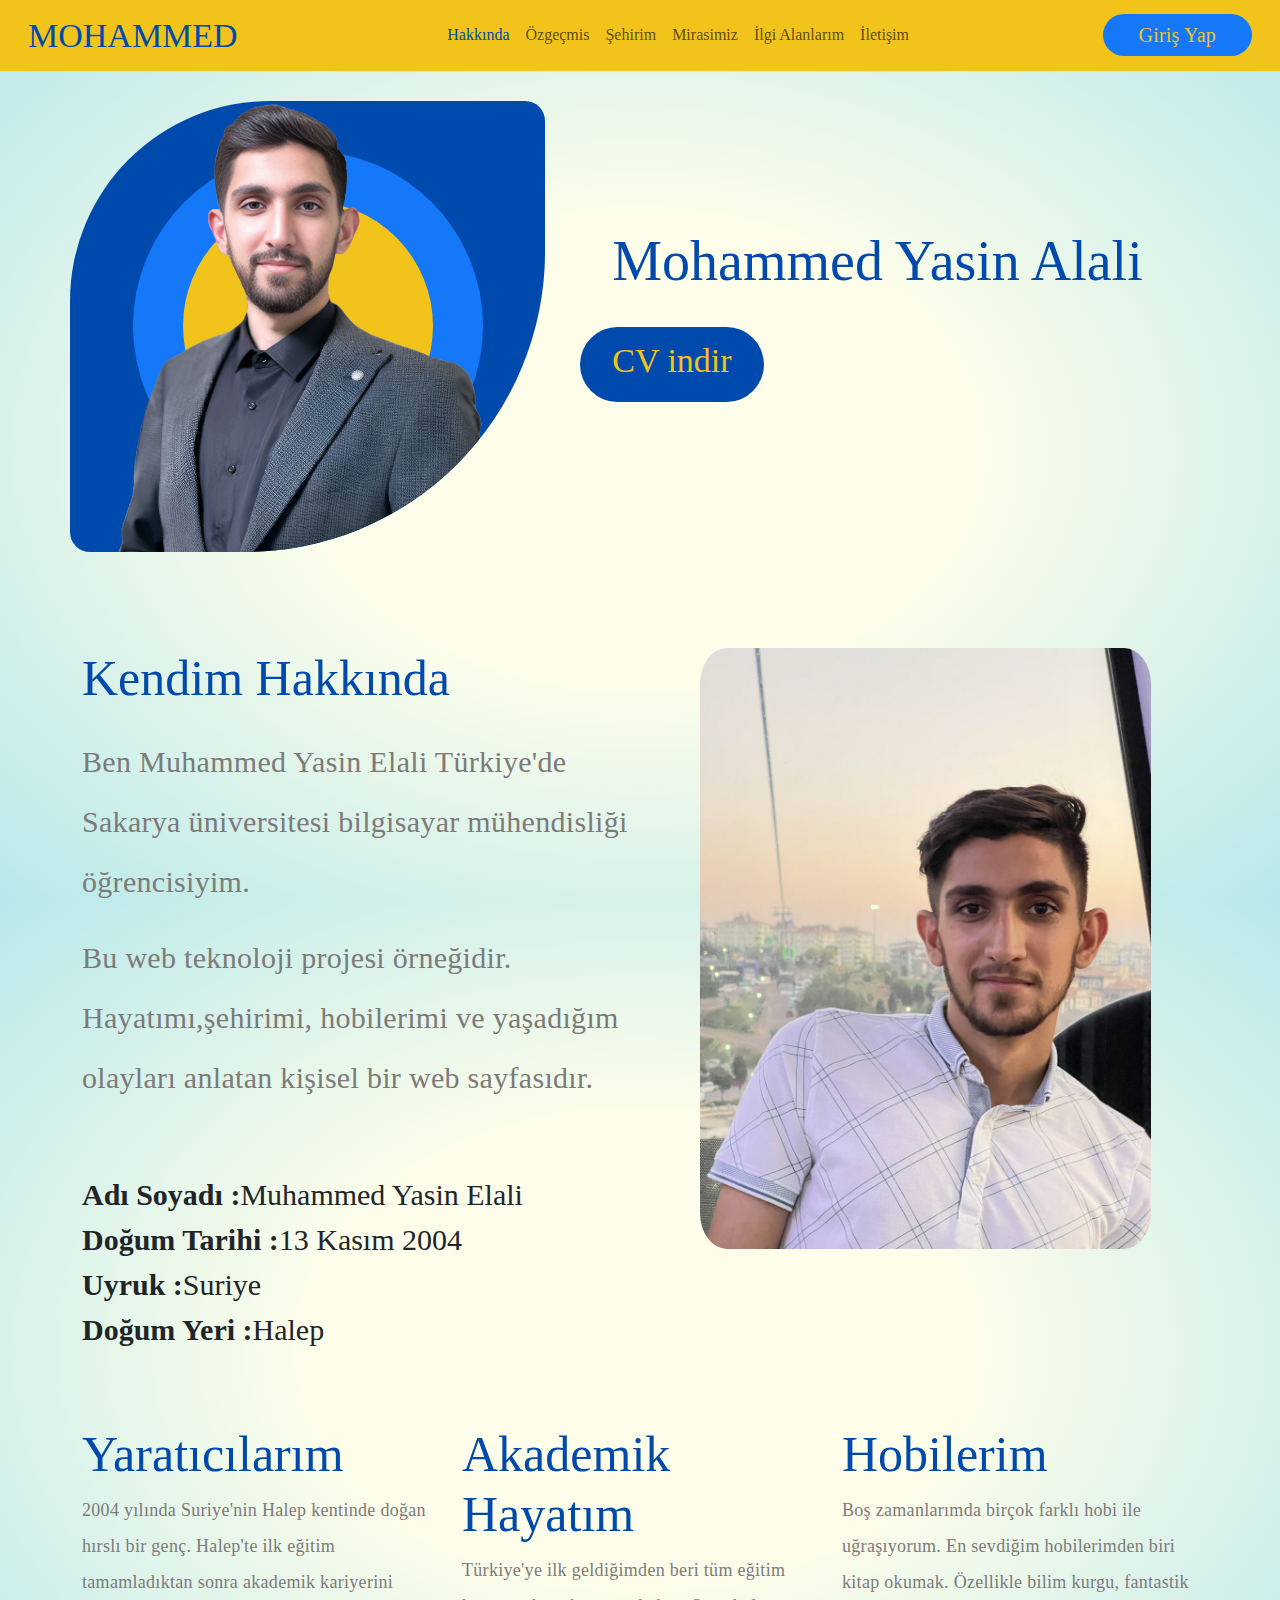
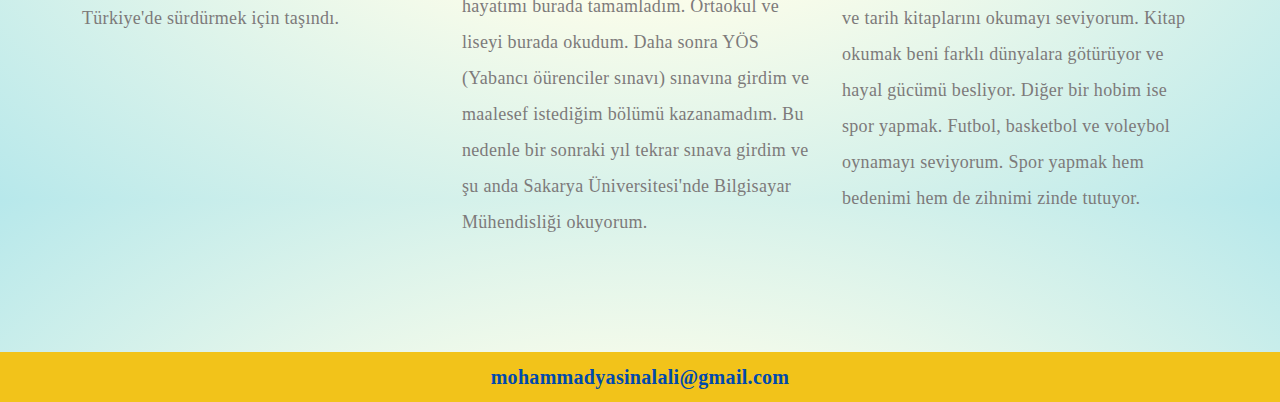
<file: index.html>
<!DOCTYPE html>
<html lang="en">

<head>
    <title>Mohammed Yasin Alali</title>
    <meta charset="UTF-8">
    <meta http-equiv="X-UA-Compatible" content="IE=Edge">
    <meta name="description" content="">
    <meta name="keywords" content="">
    <meta name="author" content="Tooplate">
    <meta name="viewport" content="width=device-width, initial-scale=1, maximum-scale=1">

    <link rel="stylesheet" href="CSS/bootstrap.min.css">
    <link rel="stylesheet" href="CSS/all.min.css">
    <link rel="stylesheet" href="CSS/owl.carousel.min.css">
    <link rel="stylesheet" href="CSS/owl.theme.default.min.css">
    <link rel="stylesheet" href="CSS/style.css">
</head>

<body>

    <!-- Menu Çubuğu -->
    <header>
        <nav class="navbar navbar-expand-lg ">
            <div class="container-fluid">
                <a style="color: #004aad;" class="navbar-brand" href="#">MOHAMMED</a>
    
                <button class="navbar-toggler" type="button" data-bs-toggle="collapse" data-bs-target="#navbarNav"
                    aria-controls="navbarNav" aria-expanded="false" aria-label="Toggle navigation">
                    <span class="navbar-toggler-icon"></span>
                </button>
    
                <div class="collapse navbar-collapse" id="navbarNav">
                    <ul class="navbar-nav mx-auto">
                        <li class="nav-item">
                            <a style="color:#004aad ;" href="index.html" class="nav-link smoothScrol active">Hakkında</a>
                        </li>
                        
                        <li class="nav-item">
                            <a href="ozgecmis.html" class="nav-link smoothScroll">Özgeçmis</a>
                        </li> 
                        
                        <li class="nav-item">
                            <a href="sehirim.html" class="nav-link smoothScroll">Şehirim</a>
                        </li>
                        <li class="nav-item">
                            <a href="mirasimiz.html" class="nav-link smoothScroll">Mirasimiz</a>
                        </li>
                        <li class="nav-item">
                            <a href="ilgilerim.html" class="nav-link smoothScroll">İlgi Alanlarım</a>
                        </li>
                        <li class="nav-item">
                            <a href="iletisim.html" class="nav-link smoothScroll">İletişim</a>
                        </li>
                    </ul>
    
                    <div class="mt-lg-0 mt-3 mb-4 mb-lg-0">
                        <a href="giris.html" class="custom-btn btn">Giriş Yap</a>
                    </div>
                </div>
            </div>
        </nav>
    </header>

    <!-- Hero -->
    <section class="hero d-flex flex-column justify-content-center align-items-center" id="intro">

        <div class="container">
            <div class="row">
                <div class="image mx-auto col-lg-5 col-md-5 col-10">
                    <img src="image/photo.png" class="img.fluid" alt="my-photo">
                </div>
                <div class="d-flex flex-column justify-content-center align-items-center col-lg-7 col-md-7 col-12">
                    <div class="hero-text">

                        <h1 class="hero-title">Mohammed Yasin Alali</h1>

                        <a href="#" class="cv-link">
                            CV indir
                        </a>
                    </div>
                </div>
            </div>
        </div>

    </section>

    <!-- wave -->
    <section class="wave">
        <div class="ocean">
            <div class="wave"></div>
            <div class="wave wave2"></div>
        </div>
    </section>
    <section class="about section-padding" id="about">
        <div class="container">
            <div class="row">
            
                <div class="kendim col-lg-6 col-md-6 col-12">
                    <h3 style="color: #004aad;" class="mb-4">Kendim Hakkında</h3>
                    <p>Ben Muhammed Yasin Elali Türkiye'de Sakarya üniversitesi bilgisayar mühendisliği öğrencisiyim.
                    </p>
                    <p>Bu web teknoloji projesi örneğidir. Hayatımı,şehirimi, hobilerimi ve yaşadığım
                        olayları anlatan kişisel bir web sayfasıdır.</p>
                    <br>
                    <ul class=" kendim mt-4 mb-5 mb-lg-0 profile-list list-unstyled">
                        <li><strong>Adı Soyadı :</strong>Muhammed Yasin Elali</li>

                        <li><strong>Doğum Tarihi :</strong>13 Kasım 2004</li>

                        <li><strong>Uyruk :</strong>Suriye</li>

                        <li><strong>Doğum Yeri :</strong>Halep</li>
                    </ul>
                </div>

                <div class="image-2 col-lg-5 mx-auto col-md-6 col-12">
                    <img style="border-radius: 6%;
                    " src="image/photo2.jpg" class="about-image img-fluid" alt="my photo2" height="500px"
                        width="800ox">
                </div>
            </div>
            <br>
            <br>
            <br>
            <div class="row about-third">
                <div class="col-lg-4 col-12">
                    <h3 style="color: #004aad;">Yaratıcılarım</h3>
                    <p>2004 yılında Suriye'nin Halep kentinde doğan hırslı bir genç. Halep'te ilk eğitim tamamladıktan
                        sonra akademik kariyerini Türkiye'de sürdürmek için taşındı.
                    </p>
                </div>
                <div class="col-lg-4 col-md-4 col-12">
                    <h3 style="color: #004aad;">Akademik Hayatım</h3>
                    <p>Türkiye'ye ilk geldiğimden beri tüm eğitim hayatımı burada tamamladım. Ortaokul ve liseyi burada
                        okudum.
                        Daha sonra YÖS (Yabancı öürenciler sınavı) sınavına girdim ve maalesef istediğim bölümü
                        kazanamadım.
                        Bu nedenle bir sonraki yıl tekrar sınava girdim ve şu anda Sakarya Üniversitesi'nde Bilgisayar
                        Mühendisliği okuyorum.</p>
                </div>
                <div class="col-lg-4 col-md-4 col-12">
                    <h3 style="color: #004aad;">Hobilerim</h3>
                    <p>Boş zamanlarımda birçok farklı hobi ile uğraşıyorum. En sevdiğim hobilerimden biri kitap okumak.
                        Özellikle bilim kurgu,
                        fantastik ve tarih kitaplarını okumayı seviyorum.
                        Kitap okumak beni farklı dünyalara götürüyor ve hayal gücümü besliyor.
                        Diğer bir hobim ise spor yapmak. Futbol, ​​basketbol ve voleybol oynamayı seviyorum.
                        Spor yapmak hem bedenimi hem de zihnimi zinde tutuyor.
                    </p>
                </div>
            </div>
        </div>
    </section>
    <footer class="mailfooter">
        <p>mohammadyasinalali@gmail.com</p>
    </footer>
    <script src="js/bootstrap.js"></script>
     <!-- SCRIPTS -->
  <script src="js/jquery.min.js"></script>
  <script src="js/bootstrap.min.js"></script>
  <script src="js/smoothscroll.js"></script>
  <script src="js/owl.carousel.min.js"></script>
  <script src="js/custom.js"></script>
</body>


</html>
</file>
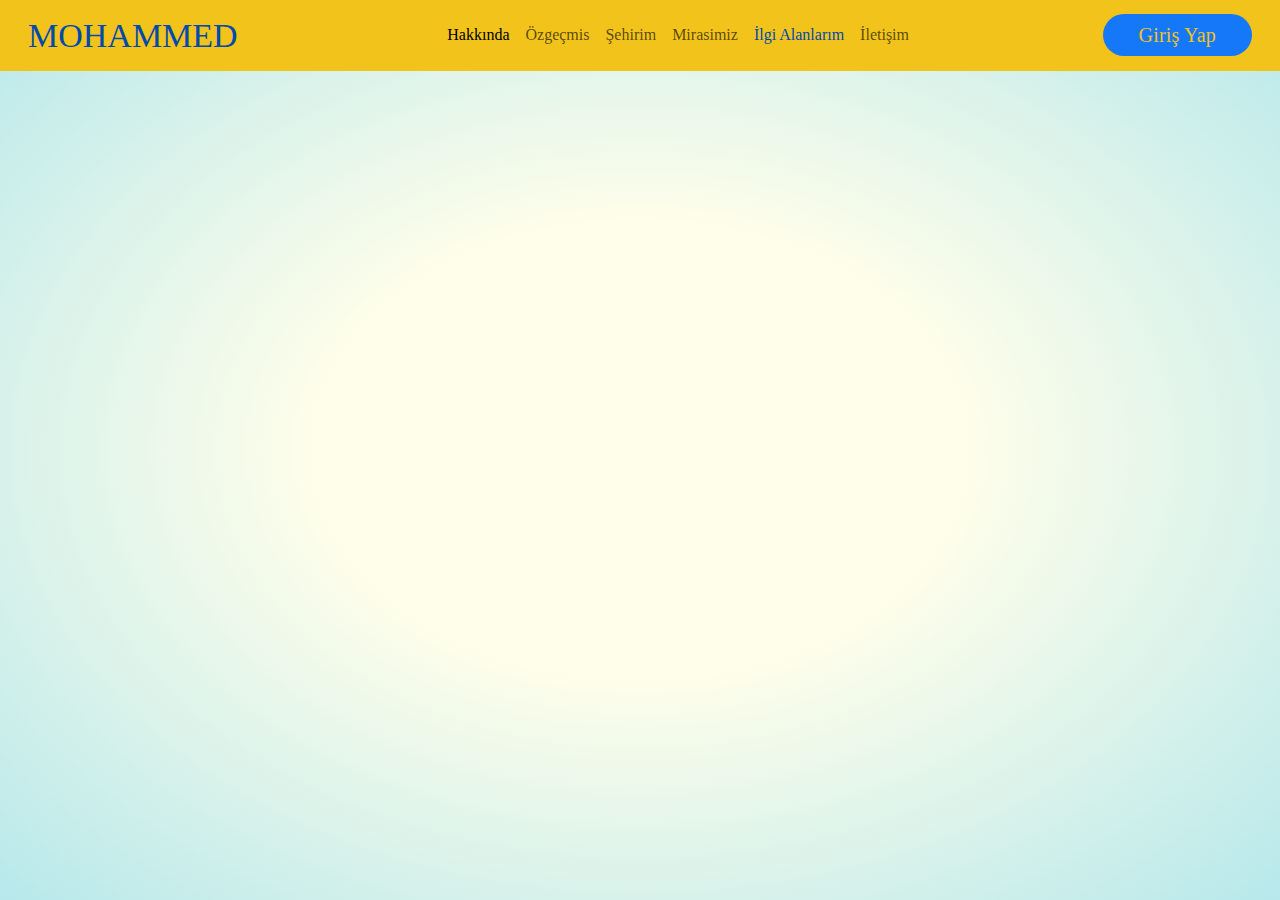
<file: ilgilerim.html>
<!DOCTYPE html>
<html lang="en">

<head>
    <meta charset="UTF-8">
    <meta name="viewport" content="width=device-width, initial-scale=1.0">
    <link rel="stylesheet" href="CSS/bootstrap.min.css">
    <link rel="stylesheet" href="CSS/all.min.css">
    <link rel="stylesheet" href="CSS/owl.carousel.min.css">
    <link rel="stylesheet" href="CSS/owl.theme.default.min.css">
    <link rel="stylesheet" href="CSS/ilgilerim.css">

    <title>Document</title>
</head>

<body>
    <!-- Menu Çubuğu -->
    <header>
        <nav class="navbar navbar-expand-lg ">
            <div class="container-fluid">
                <a style="color: #004aad;" class="navbar-brand" href="#">MOHAMMED</a>

                <button class="navbar-toggler" type="button" data-bs-toggle="collapse" data-bs-target="#navbarNav"
                    aria-controls="navbarNav" aria-expanded="false" aria-label="Toggle navigation">
                    <span class="navbar-toggler-icon"></span>
                </button>

                <div class="collapse navbar-collapse" id="navbarNav">
                    <ul class="navbar-nav mx-auto">
                        <li class="nav-item">
                            <a href="index.html" class="nav-link smoothScrol active">Hakkında</a>
                        </li>

                        <li class="nav-item">
                            <a href="ozgecmis.html" class="nav-link smoothScroll">Özgeçmis</a>
                        </li>

                        <li class="nav-item">
                            <a href="sehirim.html" class="nav-link smoothScroll">Şehirim</a>
                        </li>
                        <li class="nav-item">
                            <a href="mirasimiz.html" class="nav-link smoothScroll">Mirasimiz</a>
                        </li>
                        <li class="nav-item">
                            <a style="color:#004aad ;" href="ilgilerim.html" class="nav-link smoothScroll">İlgi
                                Alanlarım</a>
                        </li>
                        <li class="nav-item">
                            <a href="iletisim.html" class="nav-link smoothScroll">İletişim</a>
                        </li>
                    </ul>

                    <div class="mt-lg-0 mt-3 mb-4 mb-lg-0">
                        <a href="giris.html" class="custom-btn btn">Giriş Yap</a>
                    </div>
                </div>
            </div>
        </nav>
    </header>

    <!-- menu end -->
    <div class="box">
        <h2 class="artistTitle"></h2>
        <div class="artist"></div>
        <h2 class="albumTitle"></h2>
        <div class="album"></div>
        <h2 class="playlistTitle"></h2>
        <div class="playlist"></div>
    </div>

    <script>
        const Artist = document.querySelector(".artist");
        const Album = document.querySelector(".album");
        const Playlist = document.querySelector(".playlist");
        const ArtistTitle = document.querySelector(".artistTitle");
        const AlbumTitle = document.querySelector(".albumTitle");
        const PlaylistTitle = document.querySelector(".playlistTitle");

        fetch('https://spotify-scraper.p.rapidapi.com/v1/home', { method: 'GET', headers: { 'x-rapidapi-key': '8fc7f12683msh529e50413058a24p1acd73jsnddb181b599f7' } })
            .then((response) => {
                return response.json()
            })
            .then(data => {
                data.sections.items.map((section, index) => {
                    if (index == 0) {
                        ArtistTitle.innerHTML = section.title;
                        section.contents.items.map(artist => {
                            Artist.innerHTML += `<div>
                                <h4>${artist.name}</h4>
                                <a href="${artist.shareUrl}"><img src="${artist.visuals.avatar[1].url}"></a>
                                </div>`;
                        });
                    }
                    else if (index == 1) {
                        AlbumTitle.innerHTML = section.title;
                        section.contents.items.map(album => {
                            Album.innerHTML += `<div>
                                <h4>${album.name}</h4>
                                <a href="${album.shareUrl}"><img src="${album.cover[0].url}"></a>
                                </div>`;
                        });
                    }
                    else if (index == 2) {
                        PlaylistTitle.innerHTML += section.title;
                        section.contents.items.map(playlist => {
                            Playlist.innerHTML += `<div>
                                <h4>${playlist.name}</h4>
                                <a href="${playlist.shareUrl}"><img src="${playlist.images[0]?.[0].url}"></a>
                                </div>`;
                        });
                    }
                });
            })
            .catch(error => console.log(error));
    </script>
    <script src="js/bootstrap.js"></script>
    <script src="js/jquery.min.js"></script>
    <script src="js/bootstrap.min.js"></script>
    <script src="js/smoothscroll.js"></script>
    <script src="js/owl.carousel.min.js"></script>
    <script src="js/custom.js"></script>
</body>

</html>
</file>
<file: CSS/style.css>
:root {
    --primary-color: #004aad;
    --yellow-color: #f2c31a;
    --dark-color: #010101;
    --white-color: #fff;
    --btn-color: #1578f9;

    --gray-color: #909090;
    --p-color: #7d7a7a;

    --font-weight-bold: 600;
    --font-weight-normal: 400;
    --font-weight-light: 300;

    --h1-font-size: 56px;
    --h2-font-size: 48px;
    --h3-font-size: 38px;
    --h4-font-size: 34px;
    --h5-font-size: 30px;
    --h6-font-size: 24px;
    --p-font-size: 18px;
    --base-font-size: 16px;
    --button-font-size: 20px;

    --border-radius-large: 100%;
    --border-radius-medium: 80px;
    --border-radius-small: 40px;
}

@font-face {
    font-family: 'Plain';
    src: url('../localfonts/Plain-Regular.woff2') format('woff2'),
        url('../localfonts/Plain-Regular.woff') format('woff');
    font-weight: normal;
    font-style: normal;
}

@font-face {
    font-family: 'Plain';
    src: url('../localfonts/Plain-Light.woff2') format('woff2'),
        url('../localfonts/Plain-Light.woff') format('woff');
    font-weight: 300;
    font-style: normal;
}

@font-face {
    font-family: 'Plain';
    src: url('../localfonts/Plain-Bold.woff2') format('woff2'),
        url('../localfonts/Plain-Bold.woff') format('woff');
    font-weight: bold;
    font-style: normal;
}

/* wave */

html,
body {
    height: 100%;
}

body {
    background: radial-gradient(rgba(255, 254, 234, 1) 0%, rgba(255, 254, 234, 1) 35%, #b7e8eb 100%);
}

.ocean {
    height: 5%;
    width: 100%;
    position: absolute;
    bottom: 0;
    left: 0;
    background: var(--primary-color);
}

.wave {
    background: url(https://s3-us-west-2.amazonaws.com/s.cdpn.io/85486/wave.svg) repeat-x;
    position: absolute;
    top: -198px;
    left: 0;
    height: 198px;
    transform: translate(0, 0, 0);
    animation: wave 7s ease infinite;
}

.wave:nth-of-type(2) {
    top: -168px;
    animation: swell 4s ease infinite;
    opacity: 1;
}

@keyframes wave {
    0% {
        margin-left: 0;
    }

    100% {
        margin-left: -1600px;
    }
}

@keyframes swell {

    0%,
    100% {
        transform: translate(0, -30px);
    }

    50% {
        transform: translate(0, 5px);
    }
}

body {
    font-family: var(--base-font-size);
}

/* tipografi */

h1 {
    font-size: var(--h1-font-size);
}

h1,
h3 {
    font-weight: var(--font-weight-light);
}

h3 {
    font-size: var(--h3-font-size);
}

h4 {
    font-size: var(--h4-font-size);
}

h5 {
    font-size: var(--h5-font-size);
}

h6 {
    font-weight: var(--font-weight-bold);
    font-size: var(--h6-font-size);
}

p {
    color: var(--p-color);
    font-size: var(--p-font-size);
    font-weight: var(--font-weight-light);
    letter-spacing: 0.3px;
    line-height: 2em;
}



.section-padding {
    padding: 6rem 0;
}

.custom-icon {
    font-size: 12px;
    position: relative;
    bottom: 3px;
    left: 5px;
    transform: rotate(-25deg);
}


/* CUSTOM BUTTON */
.custom-btn {
    background-color: var(--btn-color);
    border: none;
    border-radius: var(--border-radius-medium);
    color: var(--yellow-color);
    letter-spacing: 0.2px;
    padding: 6px 36px;
    font-size: var(--button-font-size);
    white-space: nowrap;
}

.custom-btn:hover,
.custom-btn:focus {
    background: var(--primary-color);
    color: var(--yellow-color);
}

/* General */
* {
    -webkit-box-sizing: border-box;
    -moz-box-sizing: border-box;
    box-sizing: border-box;
}

*::before,
*::after {
    -webkit-box-sizing: border-box;
    -moz-box-sizing: border-box;
    box-sizing: border-box;
}

a {
    color: var(--primary-color);
    text-decoration: none;
    transition: all 0.4s linear;
}

a:hover {
    color: var(--yellow-color);
}

.hero-title,
.cv-link {
    border-radius: var(--border-radius-medium);
    color: var(--primary-color);
    display: block;
    margin: 0.5rem 0;
    padding: 0.5rem 2rem 1.5rem 2rem;
    font-size: 2.9 em;
}

.cv-link {
    background: var(--primary-color);
    color: var(--yellow-color);
    font-size: var(--h4-font-size);
    padding: 0.5rem 2rem 1rem 2rem;
    width: fit-content;
}

.cv-link:hover {
    background: var(--yellow-color);
    color: var(--primary-color);
}

/* Menu */

.navbar {
    background: var(--yellow-color);
    padding: 0.3rem 1rem;
    z-index: 99;
    width: 100%;
}

.navbar.scroll {
    background: var(--menu-bg-color);
    padding: 0.5rem 1rem;
    opacity: 1;
}

.navbar-brand {
    font-weight: var(--font-weight-light);
    font-size: var(--h4-font-size);
}

.navbar-toggler {
    border: 0;
    padding: 0;
    cursor: pointer;
    margin: 0 10px 0 0;
    width: 30px;
    height: 35px;
    outline: none;
}

.hero .container .row .image {
    background-color: var(--primary-color);
    border-radius: 200px 20px 300px 20px;
    overflow: hidden;
    position: relative;
    margin-top: 30px;
    z-index: -10;
}

.hero .container .row .image::before,
.hero .container .row .image::after {
    content: "";
    position: absolute;
    top: 50%;
    left: 50%;
    transform: translate(-50%, -50%);
    border-radius: 50%;
}

.hero .container .row .image::before {
    width: 250px;
    height: 250px;
    background-color: var(--yellow-color);
    z-index: -1;
}

.hero .container .row .image::after {
    width: 350px;
    height: 350px;
    background-color: var(--btn-color);
    z-index: -5;
}

.hero .container .row img {
    width: 100%;
}



.mailfooter p {
    color: var(--primary-color);
    background-color: var(--yellow-color);
    text-align: center;
    font-weight: 700;
    font-size: 20px;
    margin: 0;
    padding: 5px 0;
}

.about .container .row h3 {
    font-size: 50px;
}

.about .container .row .kendim p {
    font-size: 30px;
}

.about .container .row .kendim ul {
    font-size: 30px;
}
</file>
<file: CSS/ilgilerim.css>
:root {
    --primary-color: #004aad;
    --yellow-color: #f2c31a;
    --dark-color: #010101;
    --white-color: #fff;
    --btn-color: #1578f9;

    --gray-color: #909090;
    --p-color: #7d7a7a;

    --font-weight-bold: 600;
    --font-weight-normal: 400;
    --font-weight-light: 300;

    --h1-font-size: 56px;
    --h2-font-size: 48px;
    --h3-font-size: 38px;
    --h4-font-size: 34px;
    --h5-font-size: 30px;
    --h6-font-size: 24px;
    --p-font-size: 18px;
    --base-font-size: 16px;
    --button-font-size: 20px;

    --border-radius-large: 100%;
    --border-radius-medium: 80px;
    --border-radius-small: 40px;
}

@font-face {
    font-family: 'Plain';
    src: url('../localfonts/Plain-Regular.woff2') format('woff2'),
        url('../localfonts/Plain-Regular.woff') format('woff');
    font-weight: normal;
    font-style: normal;
}

@font-face {
    font-family: 'Plain';
    src: url('../localfonts/Plain-Light.woff2') format('woff2'),
        url('../localfonts/Plain-Light.woff') format('woff');
    font-weight: 300;
    font-style: normal;
}

@font-face {
    font-family: 'Plain';
    src: url('../localfonts/Plain-Bold.woff2') format('woff2'),
        url('../localfonts/Plain-Bold.woff') format('woff');
    font-weight: bold;
    font-style: normal;
}


/* wave */

html,
body {
    height: 100%;
}

body {
    background: radial-gradient(rgba(255, 254, 234, 1) 0%, rgba(255, 254, 234, 1) 35%, rgb(183, 232, 235) 100%);
}

.ocean {
    height: 5%;
    width: 100%;
    position: absolute;
    bottom: 0;
    left: 0;
    background: var(--primary-color);
}

.wave {
    background: url(https://s3-us-west-2.amazonaws.com/s.cdpn.io/85486/wave.svg) repeat-x;
    position: absolute;
    top: -198px;
    left: 0;
    height: 198px;
    transform: translate(0, 0, 0);
    animation: wave 7s ease infinite;
}

.wave:nth-of-type(2) {
    top: -168px;
    animation: swell 4s ease infinite;
    opacity: 1;
}

@keyframes wave {
    0% {
        margin-left: 0;
    }

    100% {
        margin-left: -1600px;
    }
}

@keyframes swell {

    0%,
    100% {
        transform: translate(0, -30px);
    }

    50% {
        transform: translate(0, 5px);
    }
}

body {
    font-family: var(--base-font-size);
}

/* tipografi */

h1 {
    font-size: var(--h1-font-size);
}

h1,
h3 {
    font-weight: var(--font-weight-light);
}

h3 {
    font-size: var(--h3-font-size);
}

h4 {
    font-size: var(--h4-font-size);
}

h5 {
    font-size: var(--h5-font-size);
}

h6 {
    font-weight: var(--font-weight-bold);
    font-size: var(--h6-font-size);
}

p {
    color: var(--p-color);
    font-size: var(--p-font-size);
    font-weight: var(--font-weight-light);
    letter-spacing: 0.3px;
    line-height: 2em;
}

ul {
    list-style: none;
    margin: 0;
}

.section-padding {
    padding: 6rem 0;
}

.custom-icon {
    font-size: 12px;
    position: relative;
    bottom: 3px;
    left: 5px;
    transform: rotate(-25deg);
}




/* CUSTOM BUTTON */
.custom-btn {
    background-color: var(--btn-color);
    border: none;
    border-radius: var(--border-radius-medium);
    color: var(--yellow-color);
    letter-spacing: 0.2px;
    padding: 6px 36px;
    font-size: var(--button-font-size);
    white-space: nowrap;
}

.custom-btn:hover,
.custom-btn:focus {
    background: var(--primary-color);
    color: var(--yellow-color);
}

/* Menu */

.navbar {
    background: var(--yellow-color);
    padding: 0.3rem 1rem;
    z-index: 99;
}

.navbar.scroll {
    background: var(--menu-bg-color);
    padding: 0.5rem 1rem;
    opacity: 1;
}

.navbar-brand {
    font-weight: var(--font-weight-light);
    font-size: var(--h4-font-size);
}

.navbar-toggler {
    border: 0;
    padding: 0;
    cursor: pointer;
    margin: 0 10px 0 0;
    width: 30px;
    height: 35px;
    outline: none;
}

h2 {
    color: var(--primary-color);
    font-size: 24px;
    margin-bottom: 10px;
}

.artist,
.album,
.playlist {
    margin-bottom: 40px;
    display: grid;
    grid-template-columns: repeat(auto-fill, minmax(400px, 1fr));
    gap: 30px;
}

.artist div,
.playlist div {
    background-color: var(--yellow-color);
    border-radius: 8px;
    box-shadow: 0 4px 6px rgba(0, 0, 0, 0.1);
    overflow: hidden;
    margin-bottom: 20px;
    transition: transform 0.3s;
    padding: 10px;
}

.artist div:hover,
.playlist div:hover {
    transform: translateY(-10px);
}

.album div {
    display: flex;
    align-items: center;
    background-color: var(--yellow-color);
    border-radius: 8px;
    box-shadow: 0 4px 6px rgba(0, 0, 0, 0.1);
    overflow: hidden;
    margin-bottom: 20px;
    transition: transform 0.3s;
}

.album div:hover {
    transform: translateY(-10px);
}

h4 {
    margin: 10px;
    font-size: 18px;
    color: var(--btn-color);
}

a {
    text-decoration: none;
    color: inherit;
}

img {
    display: block;
}

.artist img,
.playlist img {
    width: 100%;
    height: 200px;
    object-fit: cover;
    border-radius: 50%;
}

.album img {
    width: 150px;
    height: 150px;
    object-fit: cover;
    margin-right: 20px;
}

.container {
    display: flex;
    flex-wrap: wrap;
    gap: 20px;
}

.artist div,
.playlist div {
    display: flex;
    justify-content: space-between;
}

.album div {
    padding: 10px;
    width: 100%;
    display: flex;
    justify-content: space-between;
}

@media (max-width: 768px) {

    .artist div,
    .playlist div {
        width: calc(50% - 20px);
    }

    .album div {
        flex-direction: column;
        align-items: flex-start;
    }

    .album img {
        margin-right: 0;
        margin-bottom: 10px;
    }
}

@media (max-width: 480px) {

    .artist div,
    .playlist div {
        width: 100%;
    }

    .album div {
        width: 100%;
        flex-direction: column;
        align-items: flex-start;
    }

    .album img {
        margin-right: 0;
        margin-bottom: 10px;
    }
}

.box {
    margin: 20px;
}
</file>
